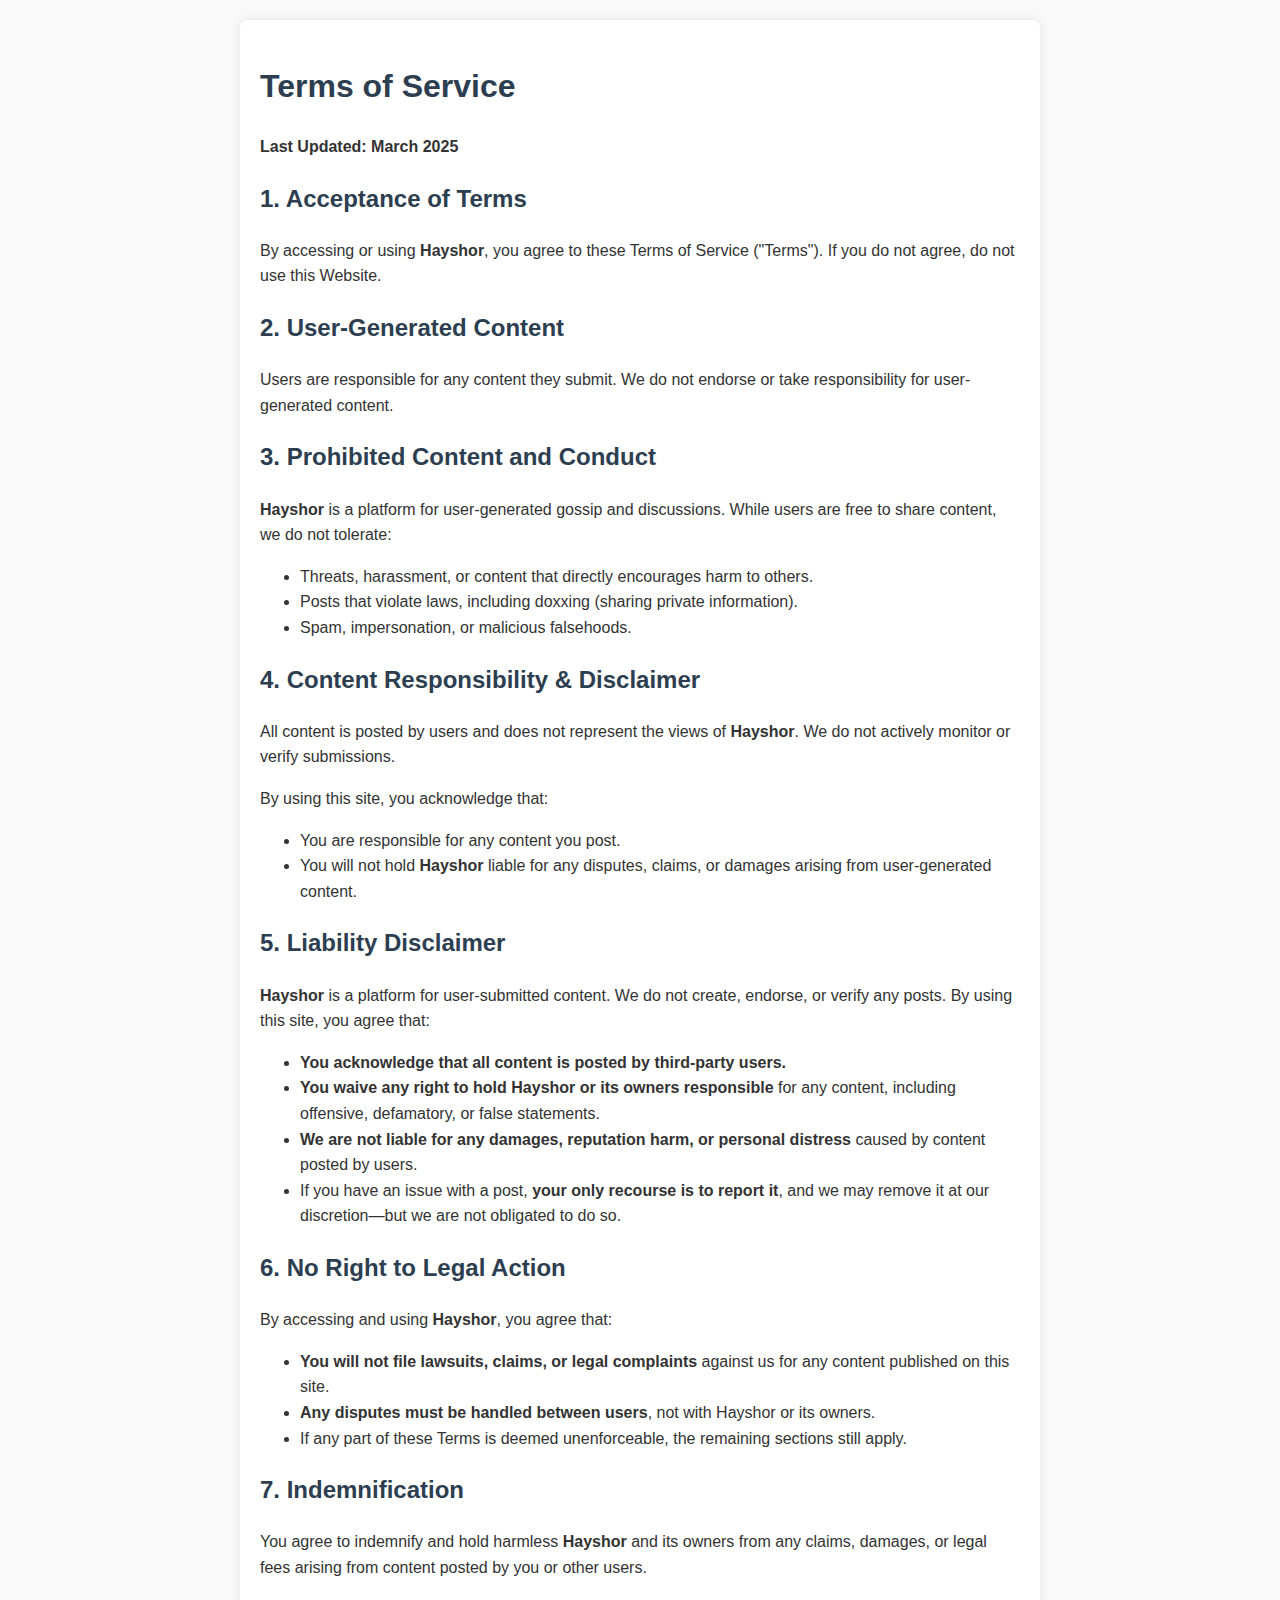
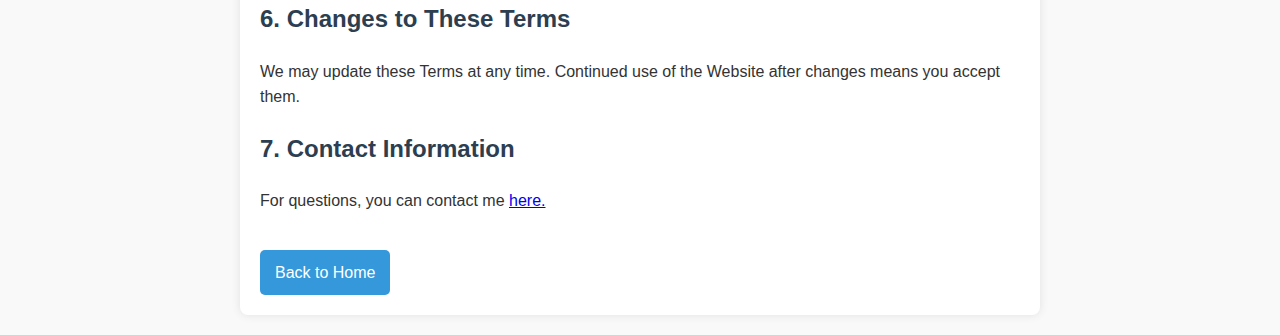
<file: tos/index.html>
<!DOCTYPE html>
<html lang="en">
<head>
    <meta charset="UTF-8">
    <meta name="viewport" content="width=device-width, initial-scale=1.0">
    <title>Terms of Service</title>
    <link rel="stylesheet" href="style.css">
</head>
<body>
    <div class="container">
        <h1>Terms of Service</h1>
        <p><strong>Last Updated: March 2025</strong></p>

        <h2>1. Acceptance of Terms</h2>
        <p>By accessing or using <strong>Hayshor</strong>, you agree to these Terms of Service ("Terms"). If you do not agree, do not use this Website.</p>

        <h2>2. User-Generated Content</h2>
        <p>Users are responsible for any content they submit. We do not endorse or take responsibility for user-generated content.</p>

        <h2>3. Prohibited Content and Conduct</h2>
        <p><strong>Hayshor</strong> is a platform for user-generated gossip and discussions. While users are free to share content, we do not tolerate:</p>
        <ul>
            <li>Threats, harassment, or content that directly encourages harm to others.</li>
            <li>Posts that violate laws, including doxxing (sharing private information).</li>
            <li>Spam, impersonation, or malicious falsehoods.</li>
        </ul>
        
        <h2>4. Content Responsibility & Disclaimer</h2>
        <p>All content is posted by users and does not represent the views of <strong>Hayshor</strong>. We do not actively monitor or verify submissions.</p>
        <p>By using this site, you acknowledge that:</p>
        <ul>
            <li>You are responsible for any content you post.</li>
            <li>You will not hold <strong>Hayshor</strong> liable for any disputes, claims, or damages arising from user-generated content.</li>
        </ul>

        <h2>5. Liability Disclaimer</h2>
        <p><strong>Hayshor</strong> is a platform for user-submitted content. We do not create, endorse, or verify any posts. By using this site, you agree that:</p>
        <ul>
            <li><strong>You acknowledge that all content is posted by third-party users.</strong></li>
            <li><strong>You waive any right to hold Hayshor or its owners responsible</strong> for any content, including offensive, defamatory, or false statements.</li>
            <li><strong>We are not liable for any damages, reputation harm, or personal distress</strong> caused by content posted by users.</li>
            <li>If you have an issue with a post, <strong>your only recourse is to report it</strong>, and we may remove it at our discretion—but we are not obligated to do so.</li>
        </ul>

        <h2>6. No Right to Legal Action</h2>
        <p>By accessing and using <strong>Hayshor</strong>, you agree that:</p>
        <ul>
            <li><strong>You will not file lawsuits, claims, or legal complaints</strong> against us for any content published on this site.</li>
            <li><strong>Any disputes must be handled between users</strong>, not with Hayshor or its owners.</li>
            <li>If any part of these Terms is deemed unenforceable, the remaining sections still apply.</li>
        </ul>

        <h2>7. Indemnification</h2>
        <p>You agree to indemnify and hold harmless <strong>Hayshor</strong> and its owners from any claims, damages, or legal fees arising from content posted by you or other users.</p>

        <h2>6. Changes to These Terms</h2>
        <p>We may update these Terms at any time. Continued use of the Website after changes means you accept them.</p>

        <h2>7. Contact Information</h2>
        <p>For questions, you can contact me <a href="https://wa.me/+96181243405" target="_blank">here.</a></p>

        <a href="/" class="button">Back to Home</a>
    </div>
</body>
</html>
</file>
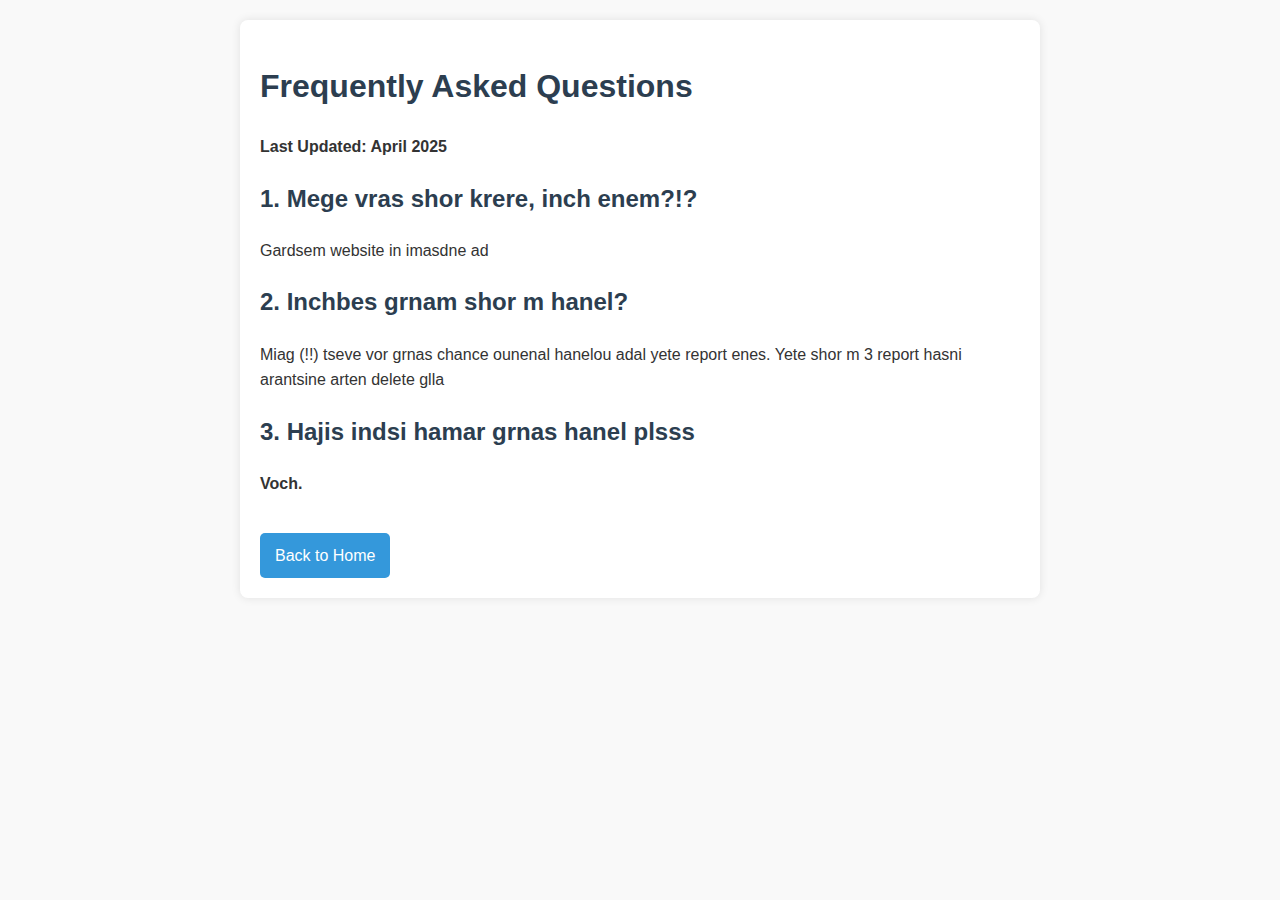
<file: archived/faq/index.html>
<!DOCTYPE html>
<html lang="en">
<head>
    <meta charset="UTF-8">
    <meta name="viewport" content="width=device-width, initial-scale=1.0">
    <title>FAQ</title>
    <link rel="stylesheet" href="style.css">
</head>
<body>
    <div class="container">
        <h1>Frequently Asked Questions</h1>
        <p><strong>Last Updated: April 2025</strong></p>

        <h2>1. Mege vras shor krere, inch enem?!?</h2>
        <p>Gardsem website in imasdne ad</p>

        <h2>2. Inchbes grnam shor m hanel?</h2>
        <p>Miag (!!) tseve vor grnas chance ounenal hanelou adal yete report enes. Yete shor m 3 report hasni arantsine arten delete glla</p>

        <h2>3. Hajis indsi hamar grnas hanel plsss</h2>
        <p><strong>Voch.</strong></p>
        
        <a href="/" class="button">Back to Home</a>
    </div>
</body>
</html>
</file>
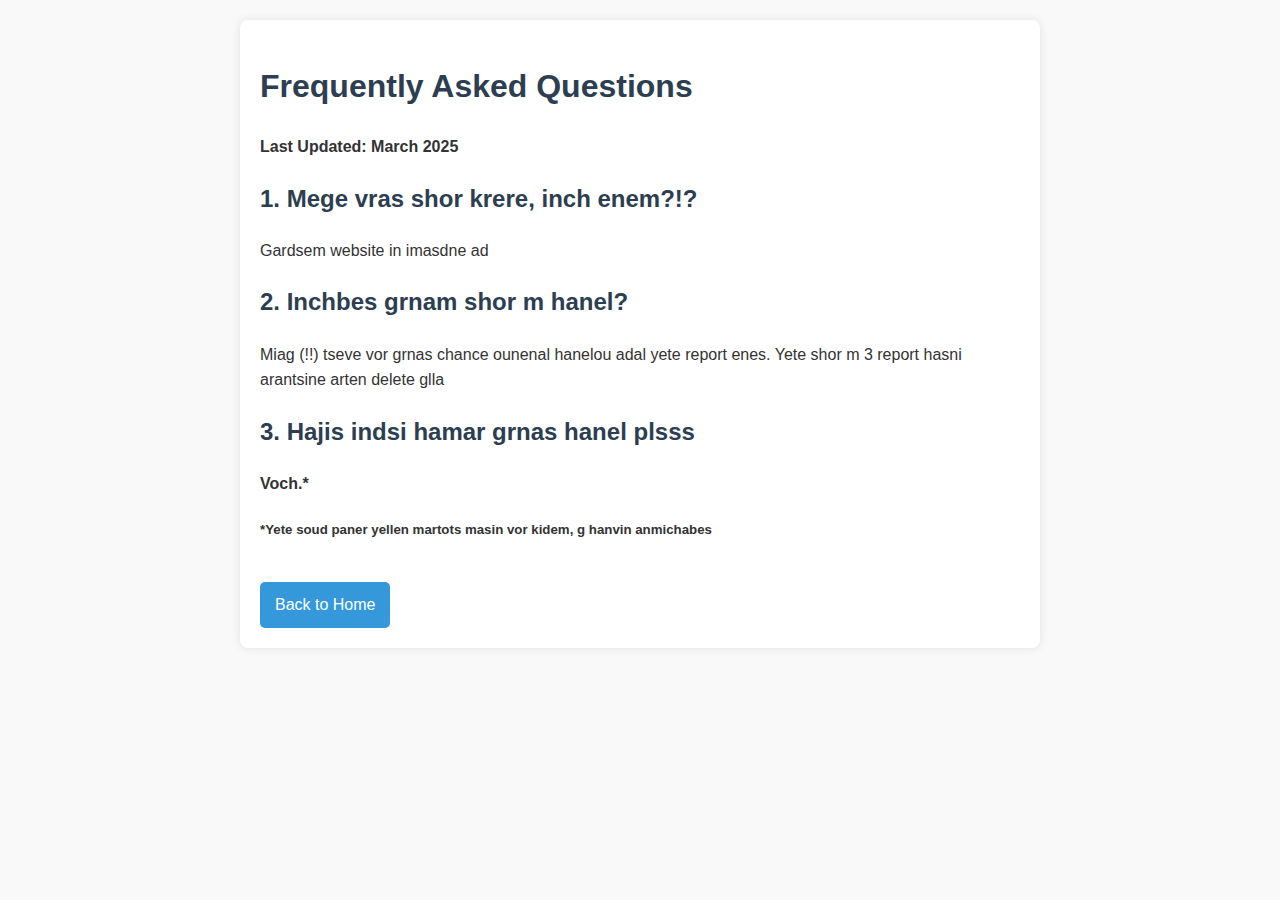
<file: faq/faq.html>
<!DOCTYPE html>
<html lang="en">
<head>
    <meta charset="UTF-8">
    <meta name="viewport" content="width=device-width, initial-scale=1.0">
    <title>FAQ</title>
    <link rel="stylesheet" href="style.css">
</head>
<body>
    <div class="container">
        <h1>Frequently Asked Questions</h1>
        <p><strong>Last Updated: March 2025</strong></p>

        <h2>1. Mege vras shor krere, inch enem?!?</h2>
        <p>Gardsem website in imasdne ad</p>

        <h2>2. Inchbes grnam shor m hanel?</h2>
        <p>Miag (!!) tseve vor grnas chance ounenal hanelou adal yete report enes. Yete shor m 3 report hasni arantsine arten delete glla</p>

        <h2>3. Hajis indsi hamar grnas hanel plsss</h2>
        <p><strong>Voch.*</strong></p>

        <h5>*Yete soud paner yellen martots masin vor kidem, g hanvin anmichabes</h5>
        
        <a href="/" class="button">Back to Home</a>
    </div>
</body>
</html>
</file>
<file: tos/style.css>
body {
    font-family: Arial, sans-serif;
    line-height: 1.6;
    margin: 20px;
    padding: 20px;
    max-width: 800px;
    margin: auto;
    background-color: #f9f9f9;
    color: #333;
}
h1, h2 {
    color: #2c3e50;
}
.container {
    background: white;
    padding: 20px;
    border-radius: 8px;
    box-shadow: 0px 0px 10px rgba(0, 0, 0, 0.1);
}
a.button {
    display: inline-block;
    margin-top: 20px;
    padding: 10px 15px;
    background: #3498db;
    color: white;
    text-decoration: none;
    border-radius: 5px;
    transition: 0.3s;
}
a.button:hover {
    background: #2980b9;
}
</file>
<file: archived/faq/style.css>
body {
    font-family: Arial, sans-serif;
    line-height: 1.6;
    margin: 20px;
    padding: 20px;
    max-width: 800px;
    margin: auto;
    background-color: #f9f9f9;
    color: #333;
}
h1, h2 {
    color: #2c3e50;
}
.container {
    background: white;
    padding: 20px;
    border-radius: 8px;
    box-shadow: 0px 0px 10px rgba(0, 0, 0, 0.1);
}
a.button {
    display: inline-block;
    margin-top: 20px;
    padding: 10px 15px;
    background: #3498db;
    color: white;
    text-decoration: none;
    border-radius: 5px;
    transition: 0.3s;
}
a.button:hover {
    background: #2980b9;
}
</file>
<file: faq/style.css>
body {
    font-family: Arial, sans-serif;
    line-height: 1.6;
    margin: 20px;
    padding: 20px;
    max-width: 800px;
    margin: auto;
    background-color: #f9f9f9;
    color: #333;
}
h1, h2 {
    color: #2c3e50;
}
.container {
    background: white;
    padding: 20px;
    border-radius: 8px;
    box-shadow: 0px 0px 10px rgba(0, 0, 0, 0.1);
}
a.button {
    display: inline-block;
    margin-top: 20px;
    padding: 10px 15px;
    background: #3498db;
    color: white;
    text-decoration: none;
    border-radius: 5px;
    transition: 0.3s;
}
a.button:hover {
    background: #2980b9;
}
</file>
